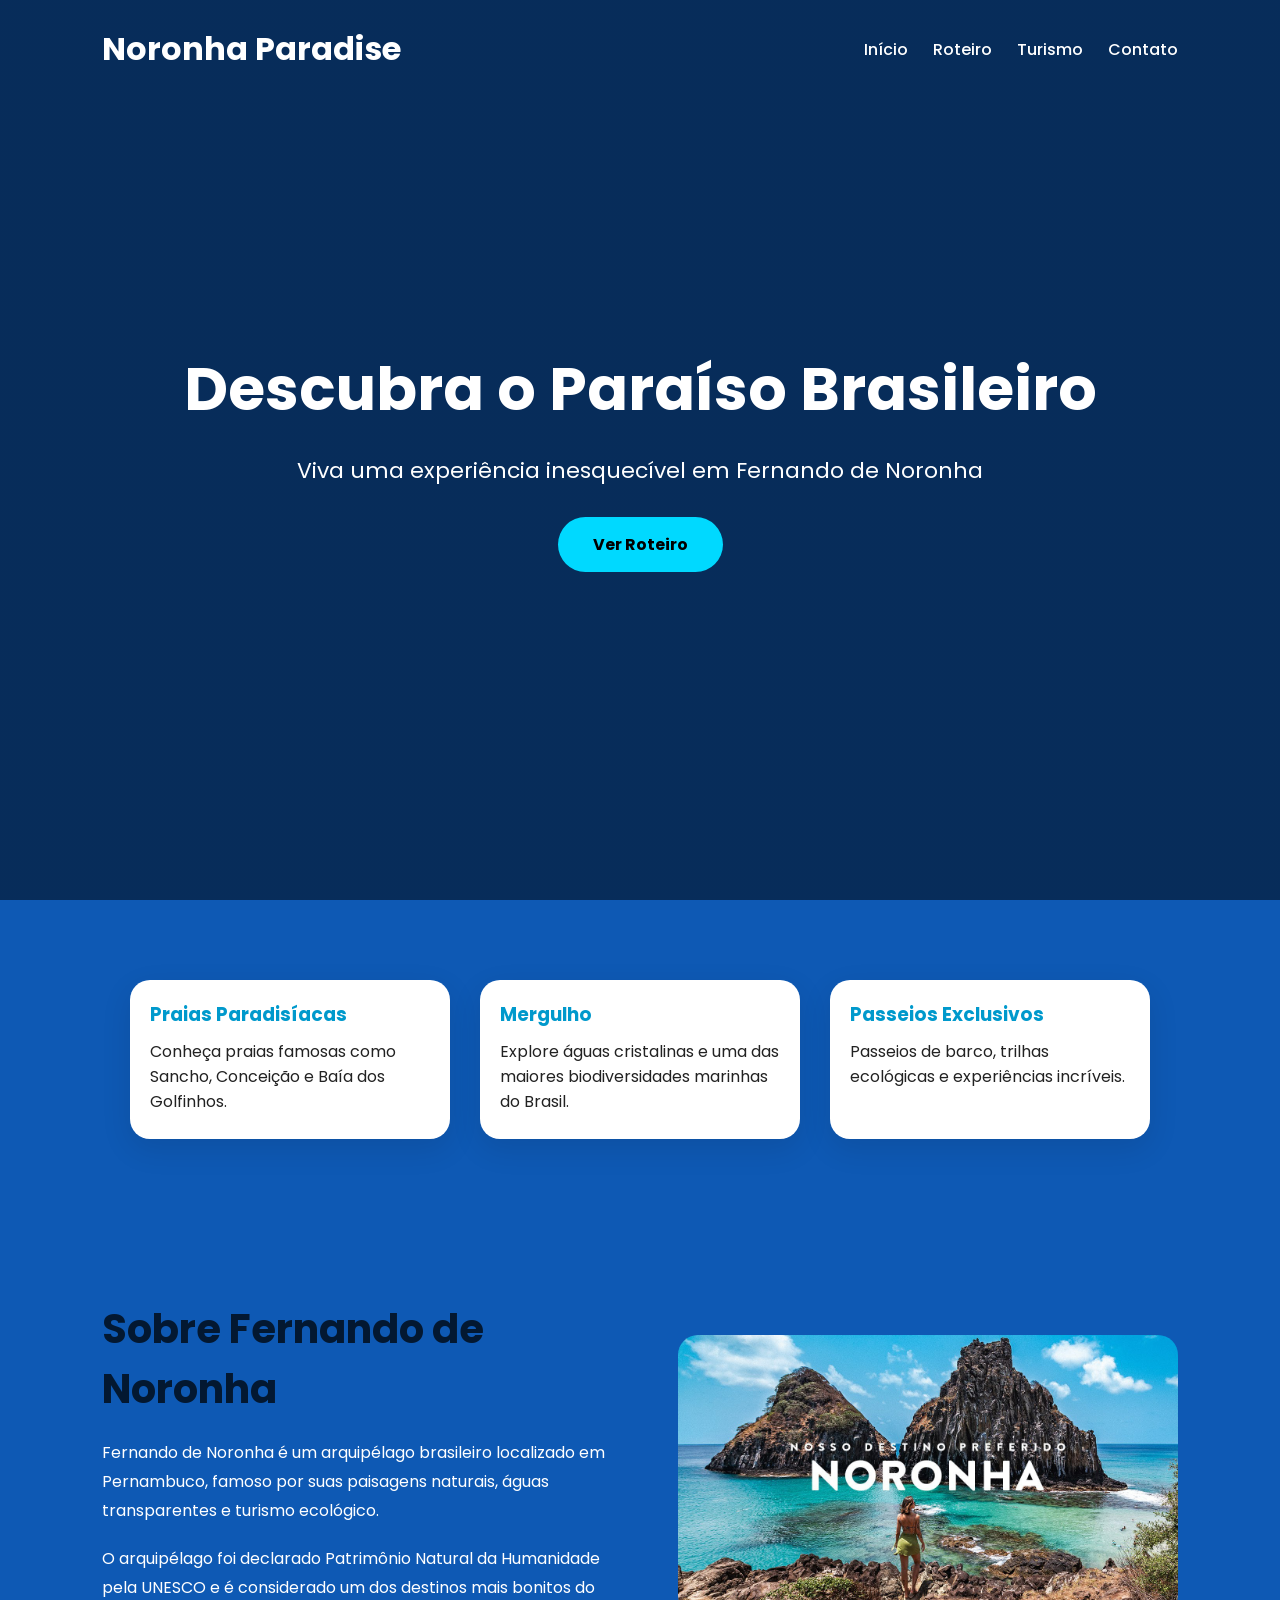
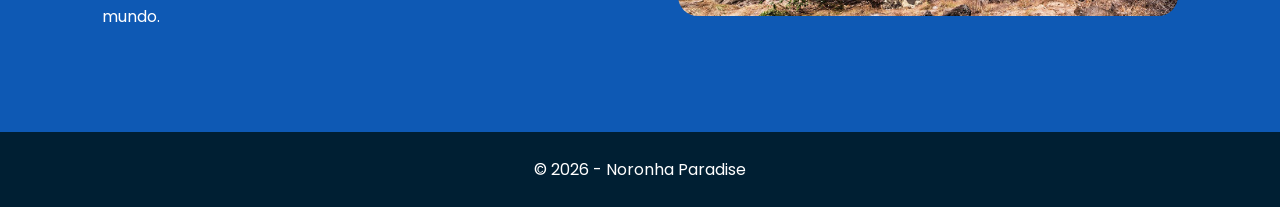
<file: Site_Viagens/index.html>
<!DOCTYPE html>
<html lang="pt-BR">
<head>
  <meta charset="UTF-8">
  <meta name="viewport" content="width=device-width, initial-scale=1.0">

  <title>Noronha Paradise</title>

  <link rel="stylesheet" href="../Site_Viagens/css/style.css">

  <link rel="preconnect" href="https://fonts.googleapis.com">
  <link href="https://fonts.googleapis.com/css2?family=Poppins:wght@300;400;600;700&display=swap" rel="stylesheet">
</head>

<body>

  <header class="hero">

    <nav>
      <h1 class="logo">Noronha Paradise</h1>

      <ul>
        <li><a href="../index.html">Início</a></li>
        <li><a href="../Site_Viagens/pages/roteiro.html">Roteiro</a></li>
        <li><a href="../Site_Viagens/pages/turismo.html">Turismo</a></li>
        <li><a href="../Site_Viagens/pages/contato.html">Contato</a></li>
      </ul>
    </nav>

    <div class="hero-text">
      <h2>Descubra o Paraíso Brasileiro</h2>

      <p>
        Viva uma experiência inesquecível em Fernando de Noronha
      </p>

      <a href="../Site_Viagens/pages/roteiro.html" class="btn">Ver Roteiro</a>
    </div>

  </header>

  <section class="cards">

    <div class="card">
      <h3>Praias Paradisíacas</h3>

      <p>
        Conheça praias famosas como Sancho, Conceição e Baía dos Golfinhos.
      </p>
    </div>

    <div class="card">
      <h3>Mergulho</h3>

      <p>
        Explore águas cristalinas e uma das maiores biodiversidades marinhas do Brasil.
      </p>
    </div>

    <div class="card">
      <h3>Passeios Exclusivos</h3>

      <p>
        Passeios de barco, trilhas ecológicas e experiências incríveis.
      </p>
    </div>

  </section>

  <section class="sobre">

    <div class="sobre-texto">

      <h2>Sobre Fernando de Noronha</h2>

      <p>
        Fernando de Noronha é um arquipélago brasileiro localizado em Pernambuco,
        famoso por suas paisagens naturais, águas transparentes e turismo ecológico.
      </p>

      <p>
        O arquipélago foi declarado Patrimônio Natural da Humanidade pela UNESCO
        e é considerado um dos destinos mais bonitos do mundo.
      </p>

    </div>

    <img src= "assets/imagens/fernandodenoronha.jpg">

  </section>

  <footer>
    <p>© 2026 - Noronha Paradise</p>
  </footer>

</body>
</html>
</file>
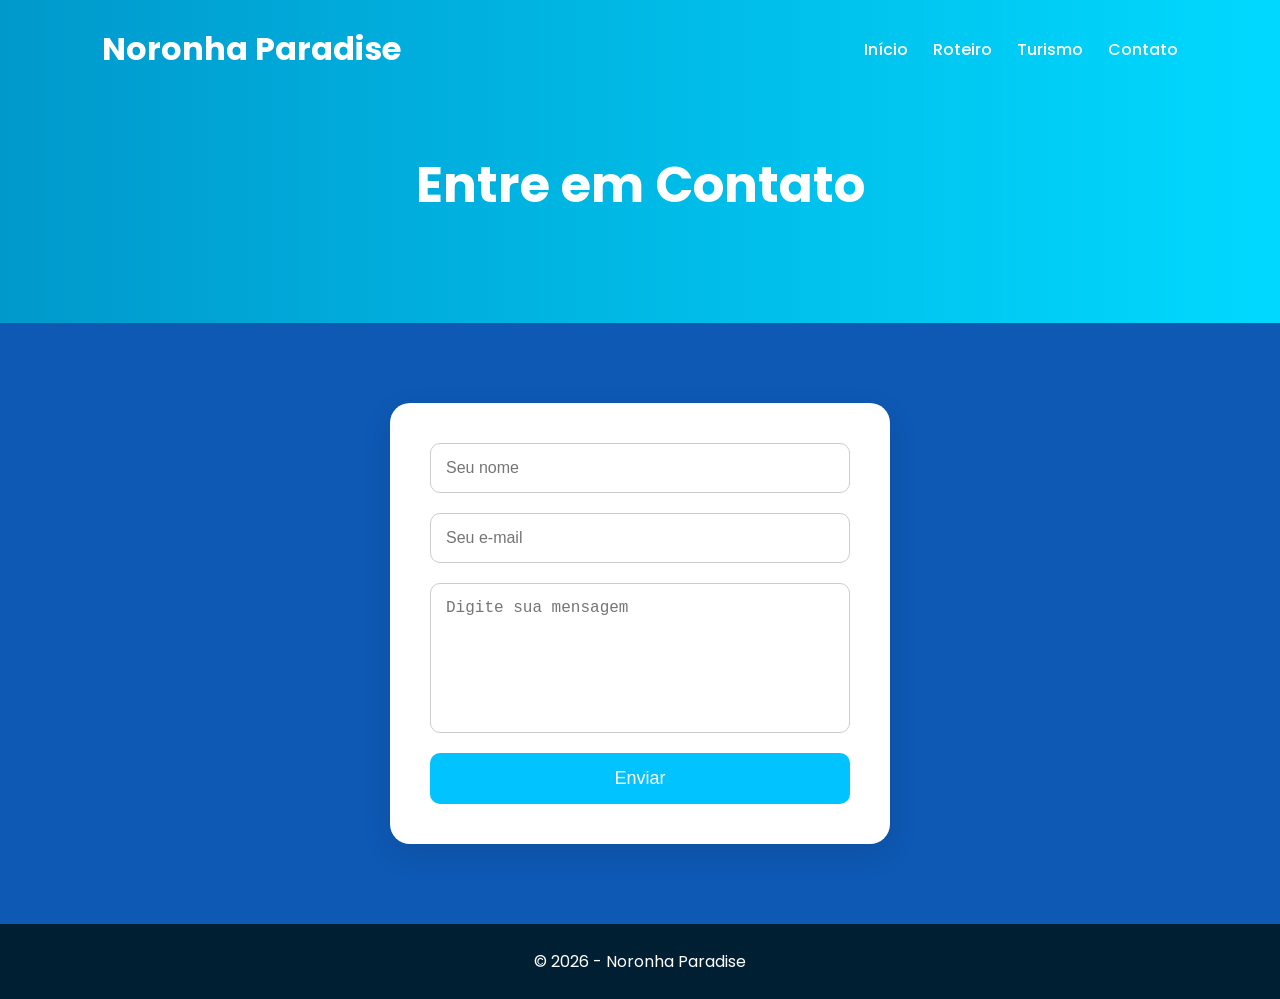
<file: Site_Viagens/pages/contato.html>
<!DOCTYPE html>
<html lang="pt-BR">
<head>
  <meta charset="UTF-8">
  <meta name="viewport" content="width=device-width, initial-scale=1.0">

  <title>Contato</title>

  <link rel="stylesheet" href="../css/style.css">

  <link rel="preconnect" href="https://fonts.googleapis.com">
  <link href="https://fonts.googleapis.com/css2?family=Poppins:wght@300;400;600;700&display=swap" rel="stylesheet">
</head>

<body>

  <header class="topo">

    <nav>
      <h1 class="logo">Noronha Paradise</h1>

      <ul>
        <li><a href="../index.html">Início</a></li>
        <li><a href="roteiro.html">Roteiro</a></li>
        <li><a href="turismo.html">Turismo</a></li>
        <li><a href="contato.html">Contato</a></li>
      </ul>
    </nav>

    <div class="pagina-texto">
      <h2>Entre em Contato</h2>
    </div>

  </header>

  <section class="contato">

    <form>

      <input type="text" placeholder="Seu nome">

      <input type="email" placeholder="Seu e-mail">

      <textarea placeholder="Digite sua mensagem"></textarea>

      <button type="submit">Enviar</button>

    </form>

  </section>

  <footer>
    <p>© 2026 - Noronha Paradise</p>
  </footer>

</body>
</html>
</file>
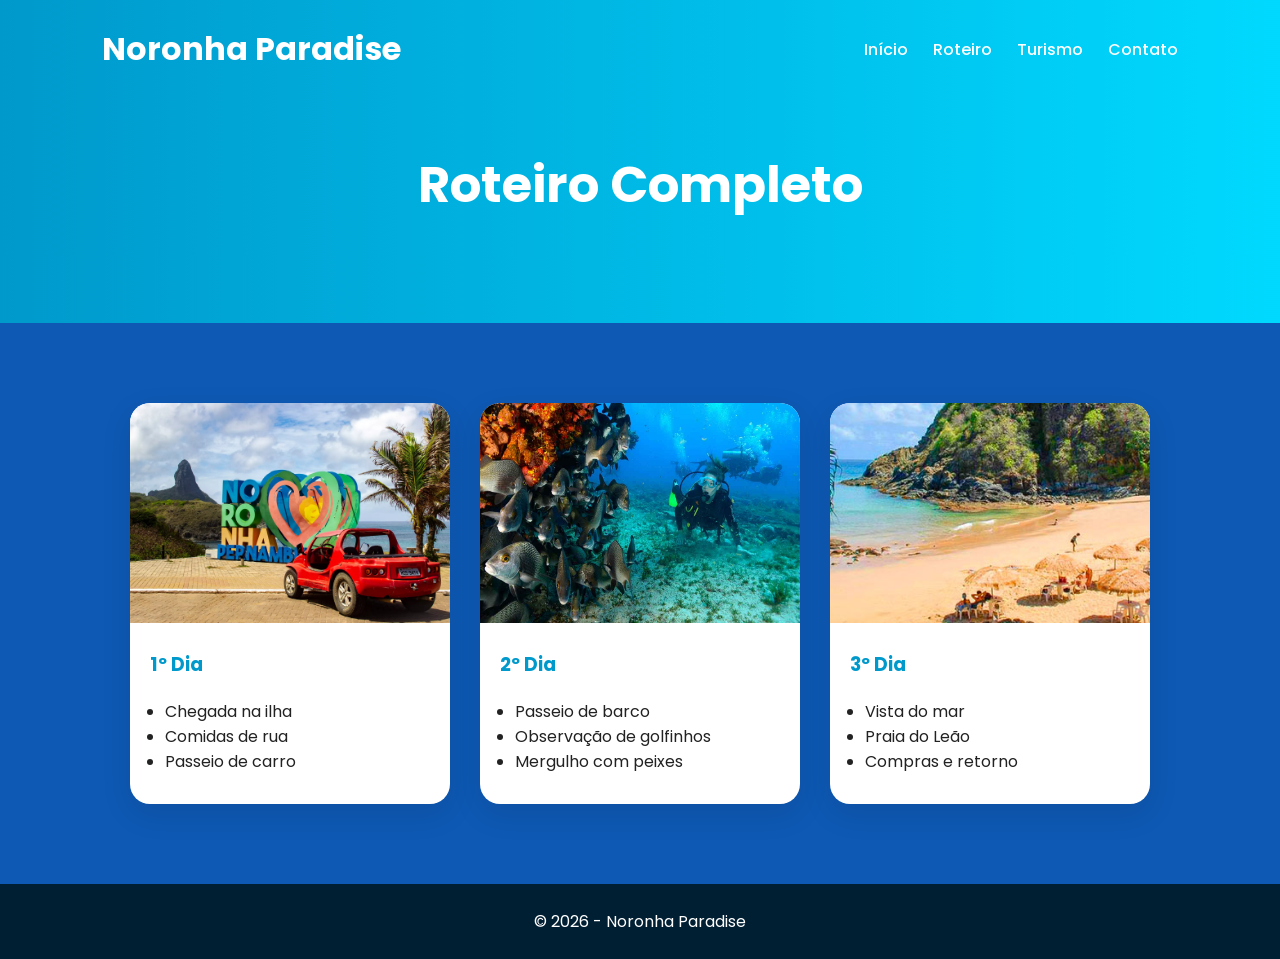
<file: Site_Viagens/pages/roteiro.html>
<!DOCTYPE html>
<html lang="pt-BR">
<head>
  <meta charset="UTF-8">
  <meta name="viewport" content="width=device-width, initial-scale=1.0">

  <title>Roteiro</title>

  <link rel="stylesheet" href="../css/style.css">

  <link rel="preconnect" href="https://fonts.googleapis.com">
  <link href="https://fonts.googleapis.com/css2?family=Poppins:wght@300;400;600;700&display=swap" rel="stylesheet">
</head>

<body>

  <header class="topo">

    <nav>
      <h1 class="logo">Noronha Paradise</h1>

      <ul>
        <li><a href="../index.html">Início</a></li>
        <li><a href="roteiro.html">Roteiro</a></li>
        <li><a href="turismo.html">Turismo</a></li>
        <li><a href="contato.html">Contato</a></li>
      </ul>
    </nav>

    <div class="pagina-texto">
      <h2>Roteiro Completo</h2>
    </div>

  </header>

  <section class="roteiro">

    <div class="dia">
      <img src= "../assets/imagens/pontoturistico.webp">

      <h3>1º Dia</h3>

      <ul>
        <li>Chegada na ilha</li>
        <li>Comidas de rua</li>
        <li>Passeio de carro</li>
      </ul>
    </div>

    <div class="dia">
      <img src="../assets/imagens/pontoturistico2.jpg">

      <h3>2º Dia</h3>

      <ul>
        <li>Passeio de barco</li>
        <li>Observação de golfinhos</li>
        <li>Mergulho com peixes</li>
      </ul>
    </div>

    <div class="dia">
      <img src="../assets/imagens/pontoturistico3.jpg">

      <h3>3º Dia</h3>

      <ul>
        <li>Vista do mar</li>
        <li>Praia do Leão</li>
        <li>Compras e retorno</li>
      </ul>
    </div>

  </section>

  <footer>
    <p>© 2026 - Noronha Paradise</p>
  </footer>

</body>
</html>
</file>
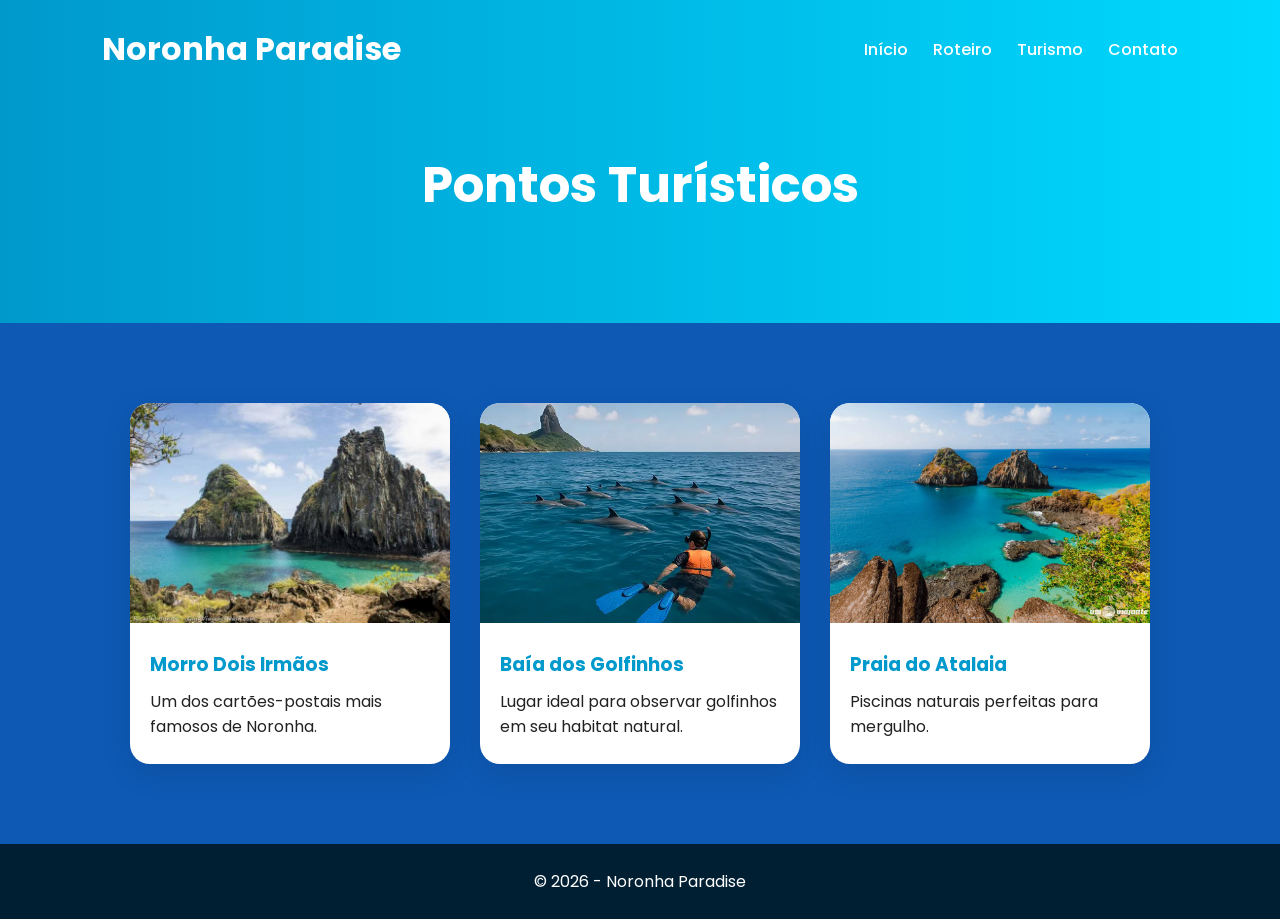
<file: Site_Viagens/pages/turismo.html>
<!DOCTYPE html>
<html lang="pt-BR">
<head>
  <meta charset="UTF-8">
  <meta name="viewport" content="width=device-width, initial-scale=1.0">

  <title>Turismo</title>

  <link rel="stylesheet" href="../css/style.css">

  <link rel="preconnect" href="https://fonts.googleapis.com">
  <link href="https://fonts.googleapis.com/css2?family=Poppins:wght@300;400;600;700&display=swap" rel="stylesheet">
</head>

<body>

  <header class="topo">

    <nav>
      <h1 class="logo">Noronha Paradise</h1>

      <ul>
        <li><a href="../index.html">Início</a></li>
        <li><a href="roteiro.html">Roteiro</a></li>
        <li><a href="turismo.html">Turismo</a></li>
        <li><a href="contato.html">Contato</a></li>
      </ul>
    </nav>

    <div class="pagina-texto">
      <h2>Pontos Turísticos</h2>
    </div>

  </header>

  <section class="cards">

    <div class="card">
      <img src="../assets/imagens/morrodoisirmaos.jpeg">

      <h3>Morro Dois Irmãos</h3>

      <p>
        Um dos cartões-postais mais famosos de Noronha.
      </p>
    </div>

    <div class="card">
      <img src="../assets/imagens/baiadosgolfinhos.webp">

      <h3>Baía dos Golfinhos</h3>

      <p>
        Lugar ideal para observar golfinhos em seu habitat natural.
      </p>
    </div>

    <div class="card">
      <img src="../assets/imagens/praiadoatalaia.webp">

      <h3>Praia do Atalaia</h3>

      <p>
        Piscinas naturais perfeitas para mergulho.
      </p>
    </div>

  </section>

  <footer>
    <p>© 2026 - Noronha Paradise</p>
  </footer>

</body>
</html>
</file>
<file: Site_Viagens/css/style.css>
*{
    margin: 0;
    padding: 0;
    box-sizing: border-box;
}

body{
    font-family: 'Poppins', sans-serif;
    background: #0e59b4;
    color: #222;
}

.hero{
    height: 100vh;

    background:
    linear-gradient(rgba(0,0,0,0.5), rgba(0,0,0,0.5)),
    url('https://upload.wikimedia.org/wikipedia/commons/0/0f/Fernando_de_Noronha_-_Pernambuco_-_Brazil.jpg');

    background-size: cover;
    background-position: center;
}

nav{
    display: flex;
    justify-content: space-between;
    align-items: center;

    padding: 25px 8%;
}

.logo{
    color: white;
    font-size: 32px;
}

nav ul{
    display: flex;
    list-style: none;
}

nav ul li{
    margin-left: 25px;
}

nav ul li a{
    text-decoration: none;
    color: white;
    font-weight: 500;
    transition: 0.3s;
}

nav ul li a:hover{
    color: #00d9ff;
}

.hero-text{
    height: 80vh;

    display: flex;
    flex-direction: column;
    justify-content: center;
    align-items: center;

    color: white;
    text-align: center;
}

.hero-text h2{
    font-size: 60px;
    margin-bottom: 20px;
}

.hero-text p{
    font-size: 22px;
    margin-bottom: 30px;
}

.btn{
    background: #00d9ff;
    color: black;
    padding: 15px 35px;
    border-radius: 40px;
    text-decoration: none;
    font-weight: bold;
    transition: 0.3s;
}

.btn:hover{
    background: white;
}

.cards{
    display: flex;
    justify-content: center;
    gap: 30px;

    padding: 80px 8%;
    flex-wrap: wrap;
}

.card{
    background: white;

    width: 320px;

    border-radius: 20px;

    overflow: hidden;

    box-shadow: 0 10px 30px rgba(0,0,0,0.1);

    transition: 0.3s;
}

.card:hover{
    transform: translateY(-10px);
}

.card img{
    width: 100%;
    height: 220px;
    object-fit: cover;
}

.card h3{
    padding: 20px 20px 10px;
    color: #0099cc;
}

.card p{
    padding: 0 20px 25px;
}

.sobre{
    display: flex;
    align-items: center;
    gap: 40px;

    padding: 80px 8%;

    flex-wrap: wrap;
}

.sobre img{
    width: 500px;
    border-radius: 20px;
}

.sobre-texto{
    flex: 1;
}

.sobre-texto h2{
    font-size: 40px;
    color: #000000b9;
    margin-bottom: 20px;
}

.sobre-texto p{
    margin-bottom: 20px;
    line-height: 1.8;
    color: white;
}

.topo{
    background: linear-gradient(to right, #0099cc, #00d9ff);
    padding-bottom: 50px;
}

.pagina-texto{
    text-align: center;
    color: white;
    padding: 50px 20px;
}

.pagina-texto h2{
    font-size: 50px;
}

.roteiro{
    display: flex;
    gap: 30px;

    padding: 80px 8%;

    flex-wrap: wrap;
    justify-content: center;
}

.dia{
    background: white;

    width: 320px;

    border-radius: 20px;

    overflow: hidden;

    box-shadow: 0 10px 30px rgba(0,0,0,0.1);
}

.dia img{
    width: 100%;
    height: 220px;
    object-fit: cover;
}

.dia h3{
    padding: 20px;
    color: #0099cc;
}

.dia ul{
    padding: 0 35px 30px;
}

.contato{
    padding: 80px 8%;

    display: flex;
    justify-content: center;
}

form{
    background: white;

    width: 500px;

    padding: 40px;

    border-radius: 20px;

    box-shadow: 0 10px 30px rgba(0,0,0,0.1);

    display: flex;
    flex-direction: column;
}

input,
textarea{
    margin-bottom: 20px;

    padding: 15px;

    border: 1px solid #ccc;

    border-radius: 10px;

    font-size: 16px;
}

textarea{
    height: 150px;
    resize: none;
}

button{
    background: #00c3ff;

    color: white;

    border: none;

    padding: 15px;

    border-radius: 10px;

    font-size: 18px;

    cursor: pointer;

    transition: 0.3s;
}

button:hover{
    background: #0099cc;
}

footer{
    background: #001f33;

    color: white;

    text-align: center;

    padding: 25px;
}

@media(max-width: 900px){

    nav{
        flex-direction: column;
    }

    nav ul{
        margin-top: 20px;
    }

    .hero-text h2{
        font-size: 40px;
    }

    .sobre{
        flex-direction: column;
    }

    .sobre img{
        width: 100%;
    }

}
</file>
